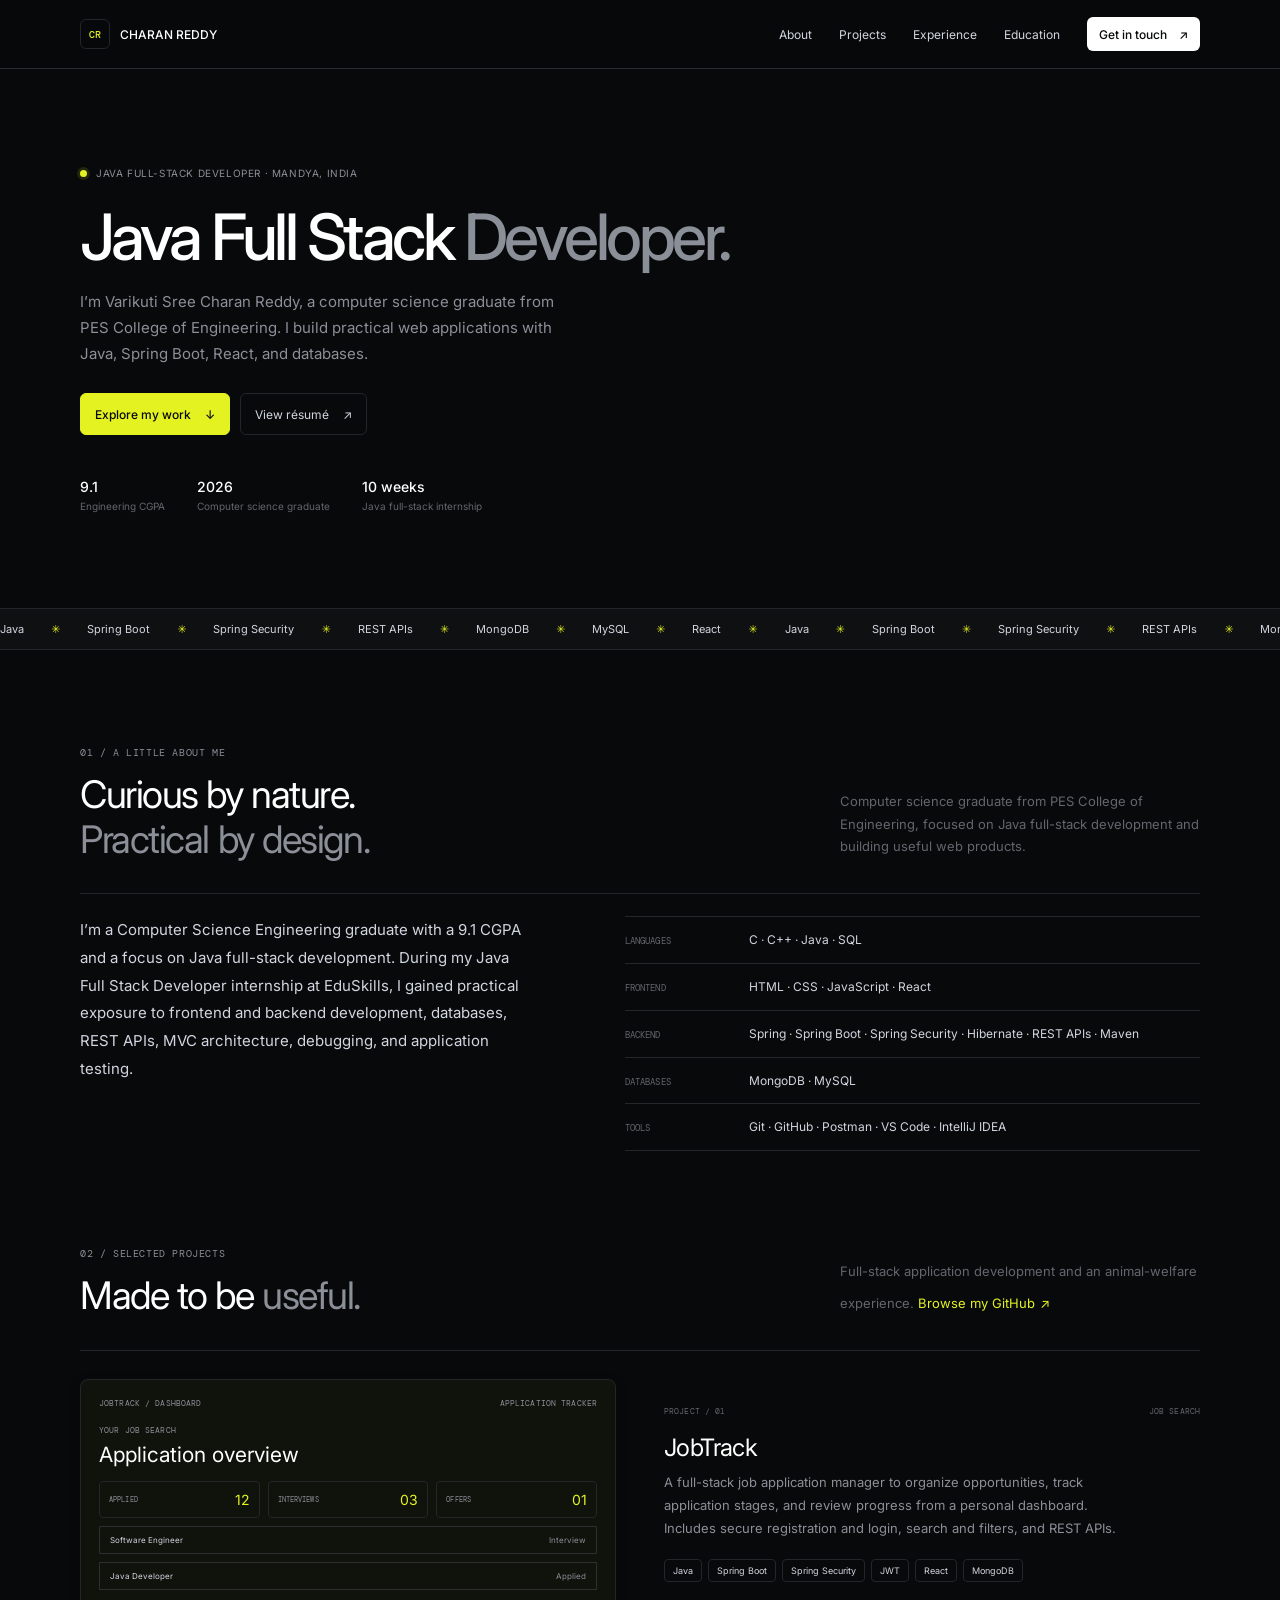
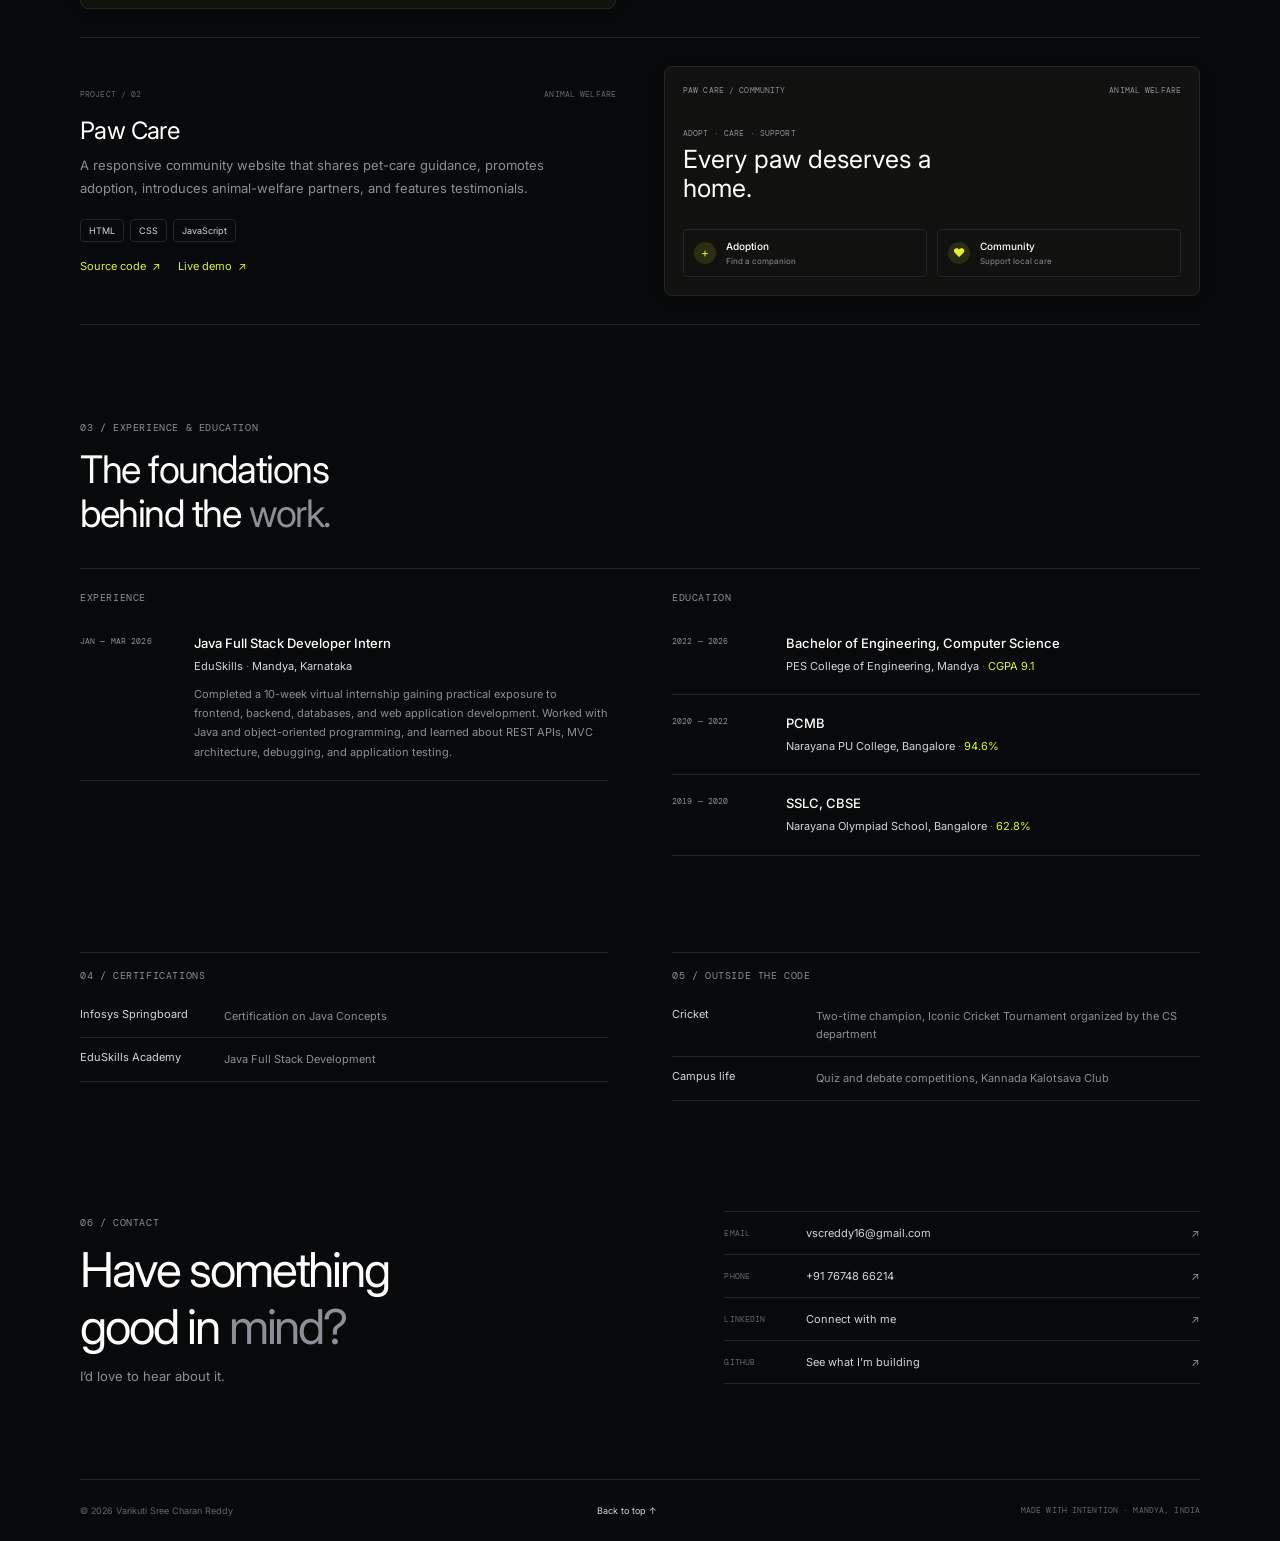
<file: index.html>
<!DOCTYPE html>
<html lang="en">
<head>
    <meta charset="UTF-8">
    <meta name="viewport" content="width=device-width, initial-scale=1.0">
    <meta name="theme-color" content="#08090a">
    <meta name="description" content="Varikuti Sree Charan Reddy is a Java full-stack developer and computer science graduate building practical web applications with Java, Spring Boot, React, and MongoDB.">
    <title>Varikuti Sree Charan Reddy | Portfolio</title>
    <link rel="preconnect" href="https://fonts.googleapis.com">
    <link rel="preconnect" href="https://fonts.gstatic.com" crossorigin>
    <link href="https://fonts.googleapis.com/css2?family=DM+Mono:wght@400;500&family=Inter:wght@400;500;600&display=swap" rel="stylesheet">
    <link rel="stylesheet" href="index.css">
    <script src="index.js" defer></script>
</head>
<body>
    <header class="site-header">
        <nav class="nav shell" aria-label="Main navigation">
            <a class="brand" href="#home" aria-label="Charan Reddy, home"><span class="brand-mark" aria-hidden="true">CR</span><span>CHARAN REDDY</span></a>
            <button class="menu-toggle" type="button" aria-label="Open navigation" aria-expanded="false" aria-controls="nav-links"><span></span><span></span></button>
            <div class="nav-links" id="nav-links">
                <a href="#about">About</a><a href="#projects">Projects</a><a href="#experience">Experience</a><a href="#education">Education</a>
                <a class="nav-contact" href="#contact">Get in touch <span aria-hidden="true">↗</span></a>
            </div>
        </nav>
    </header>

    <main>
        <section class="hero shell" id="home">
            <div class="hero-copy">
            <p class="eyebrow"><span class="status-dot" aria-hidden="true"></span> Java full-stack developer · Mandya, India</p>
            <h1>Java Full Stack <span>Developer.</span></h1>
            <p class="hero-intro">I’m Varikuti Sree Charan Reddy, a computer science graduate from PES College of Engineering. I build practical web applications with Java, Spring Boot, React, and databases.</p>
                <div class="hero-actions"><a class="button button-primary" href="#projects">Explore my work <span aria-hidden="true">↓</span></a><a class="button button-quiet" href="Charan-Reddy-Resume.pdf" target="_blank" rel="noopener">View résumé <span aria-hidden="true">↗</span></a></div>
                <div class="hero-facts" aria-label="At a glance">
                    <div><strong>9.1</strong><span>Engineering CGPA</span></div><div><strong>2026</strong><span>Computer science graduate</span></div><div><strong>10 weeks</strong><span>Java full-stack internship</span></div>
                </div>
            </div>
        </section>

        <div class="ticker" aria-label="Java, Spring Boot, Spring Security, REST APIs, MongoDB, MySQL, and React"><div class="ticker-track" aria-hidden="true"><span>Java</span><i>✳</i><span>Spring Boot</span><i>✳</i><span>Spring Security</span><i>✳</i><span>REST APIs</span><i>✳</i><span>MongoDB</span><i>✳</i><span>MySQL</span><i>✳</i><span>React</span><i>✳</i><span>Java</span><i>✳</i><span>Spring Boot</span><i>✳</i><span>Spring Security</span><i>✳</i><span>REST APIs</span><i>✳</i><span>MongoDB</span><i>✳</i><span>MySQL</span><i>✳</i><span>React</span><i>✳</i></div></div>

        <section class="section shell" id="about">
            <div class="section-heading"><div><p class="section-label mono">01 / A little about me</p><h2>Curious by nature.<br><span>Practical by design.</span></h2></div><p class="section-aside">Computer science graduate from PES College of Engineering, focused on Java full-stack development and building useful web products.</p></div>
            <div class="about-layout">
                <p class="about-copy">I’m a Computer Science Engineering graduate with a 9.1 CGPA and a focus on Java full-stack development. During my Java Full Stack Developer internship at EduSkills, I gained practical exposure to frontend and backend development, databases, REST APIs, MVC architecture, debugging, and application testing.</p>
                <div class="skill-list" aria-label="Technical skills">
                    <div class="skill-row"><span class="mono">LANGUAGES</span><p>C · C++ · Java · SQL</p></div>
                    <div class="skill-row"><span class="mono">FRONTEND</span><p>HTML · CSS · JavaScript · React</p></div>
                    <div class="skill-row"><span class="mono">BACKEND</span><p>Spring · Spring Boot · Spring Security · Hibernate · REST APIs · Maven</p></div>
                    <div class="skill-row"><span class="mono">DATABASES</span><p>MongoDB · MySQL</p></div>
                    <div class="skill-row"><span class="mono">TOOLS</span><p>Git · GitHub · Postman · VS Code · IntelliJ IDEA</p></div>
                </div>
            </div>
        </section>

        <section class="section shell" id="projects">
            <div class="section-heading"><div><p class="section-label mono">02 / Selected projects</p><h2>Made to be <span>useful.</span></h2></div><p class="section-aside">Full-stack application development and an animal-welfare experience. <a class="text-link" href="https://github.com/CharanReddy16474" target="_blank" rel="noopener noreferrer">Browse my GitHub <span aria-hidden="true">↗</span></a></p></div>
            <div class="project-list">
                <article class="project">
                    <div class="project-art art-jobtrack" aria-hidden="true"><div class="mock-top mono"><span>JOBTRACK / DASHBOARD</span><span>APPLICATION TRACKER</span></div><div class="tracker-title"><span class="mono">YOUR JOB SEARCH</span><strong>Application overview</strong></div><div class="tracker-stats"><div><span class="mono">APPLIED</span><strong>12</strong></div><div><span class="mono">INTERVIEWS</span><strong>03</strong></div><div><span class="mono">OFFERS</span><strong>01</strong></div></div><div class="tracker-row"><span>Software Engineer</span><span>Interview</span></div><div class="tracker-row"><span>Java Developer</span><span>Applied</span></div></div>
                    <div class="project-info"><div class="project-meta mono"><span>PROJECT / 01</span><span>JOB SEARCH</span></div><h3>JobTrack</h3><p>A full-stack job application manager to organize opportunities, track application stages, and review progress from a personal dashboard. Includes secure registration and login, search and filters, and REST APIs.</p><div class="tags"><span>Java</span><span>Spring Boot</span><span>Spring Security</span><span>JWT</span><span>React</span><span>MongoDB</span></div></div>
                </article>
                <article class="project">
                    <div class="project-art art-pawcare" aria-hidden="true"><div class="mock-top mono"><span>PAW CARE / COMMUNITY</span><span>ANIMAL WELFARE</span></div><div class="pawcare-title"><span class="mono">ADOPT · CARE · SUPPORT</span><strong>Every paw deserves a home.</strong></div><div class="pawcare-cards"><div><span class="paw-icon">+</span><strong>Adoption</strong><span>Find a companion</span></div><div><span class="paw-icon">♥</span><strong>Community</strong><span>Support local care</span></div></div></div>
                    <div class="project-info"><div class="project-meta mono"><span>PROJECT / 02</span><span>ANIMAL WELFARE</span></div><h3>Paw Care</h3><p>A responsive community website that shares pet-care guidance, promotes adoption, introduces animal-welfare partners, and features testimonials.</p><div class="tags"><span>HTML</span><span>CSS</span><span>JavaScript</span></div><div class="project-links"><a href="https://github.com/CharanReddy16474/Paw-Care" target="_blank" rel="noopener noreferrer">Source code <span aria-hidden="true">↗</span></a><a href="https://charanreddy16474.github.io/Paw-Care/" target="_blank" rel="noopener noreferrer">Live demo <span aria-hidden="true">↗</span></a></div></div>
                </article>
            </div>
        </section>

        <section class="section shell history" id="experience">
            <div class="section-heading"><div><p class="section-label mono">03 / Experience &amp; education</p><h2>The foundations<br>behind the <span>work.</span></h2></div></div>
            <div class="history-columns">
                <div class="history-group"><p class="section-label mono">Experience</p><article class="timeline-item"><time class="mono" datetime="2026-01">JAN — MAR 2026</time><div><h3>Java Full Stack Developer Intern</h3><p class="timeline-place">EduSkills <span>·</span> Mandya, Karnataka</p><p>Completed a 10-week virtual internship gaining practical exposure to frontend, backend, databases, and web application development. Worked with Java and object-oriented programming, and learned about REST APIs, MVC architecture, debugging, and application testing.</p></div></article></div>
                <div class="history-group" id="education"><p class="section-label mono">Education</p><article class="timeline-item"><time class="mono">2022 — 2026</time><div><h3>Bachelor of Engineering, Computer Science</h3><p class="timeline-place">PES College of Engineering, Mandya <span>·</span> <strong>CGPA 9.1</strong></p></div></article><article class="timeline-item"><time class="mono">2020 — 2022</time><div><h3>PCMB</h3><p class="timeline-place">Narayana PU College, Bangalore <span>·</span> <strong>94.6%</strong></p></div></article><article class="timeline-item"><time class="mono">2019 — 2020</time><div><h3>SSLC, CBSE</h3><p class="timeline-place">Narayana Olympiad School, Bangalore <span>·</span> <strong>62.8%</strong></p></div></article></div>
            </div>
        </section>

        <section class="section shell extras">
            <div class="extra-block"><p class="section-label mono">04 / Certifications</p><div class="extra-row"><span>Infosys Springboard</span><p>Certification on Java Concepts</p></div><div class="extra-row"><span>EduSkills Academy</span><p>Java Full Stack Development</p></div></div>
            <div class="extra-block"><p class="section-label mono">05 / Outside the code</p><div class="extra-row"><span>Cricket</span><p>Two-time champion, Iconic Cricket Tournament organized by the CS department</p></div><div class="extra-row"><span>Campus life</span><p>Quiz and debate competitions, Kannada Kalotsava Club</p></div></div>
        </section>

        <section class="contact shell" id="contact"><div><p class="section-label mono">06 / Contact</p><h2>Have something<br>good in <span>mind?</span></h2><p class="contact-intro">I’d love to hear about it.</p></div><div class="contact-details"><a href="mailto:vscreddy16@gmail.com"><span class="contact-label mono">EMAIL</span><span>vscreddy16@gmail.com</span><span class="contact-arrow" aria-hidden="true">↗</span></a><a href="tel:+917674866214"><span class="contact-label mono">PHONE</span><span>+91 76748 66214</span><span class="contact-arrow" aria-hidden="true">↗</span></a><a href="https://www.linkedin.com/in/charan-reddy-2b8821266/" target="_blank" rel="noopener noreferrer"><span class="contact-label mono">LINKEDIN</span><span>Connect with me</span><span class="contact-arrow" aria-hidden="true">↗</span></a><a href="https://github.com/CharanReddy16474" target="_blank" rel="noopener noreferrer"><span class="contact-label mono">GITHUB</span><span>See what I’m building</span><span class="contact-arrow" aria-hidden="true">↗</span></a></div></section>
    </main>
    <footer class="footer shell"><span>© <span id="year">2026</span> Varikuti Sree Charan Reddy</span><a href="#home">Back to top ↑</a><span class="mono">MADE WITH INTENTION · MANDYA, INDIA</span></footer>
</body>
</html>
</file>
<file: index.css>
:root {
    color-scheme: dark;
    --void: #08090a;
    --carbon: #0f1011;
    --obsidian: #161718;
    --graphite: #23252a;
    --smoke: #383b3f;
    --ash: #62666d;
    --fog: #8a8f98;
    --mist: #d0d6e0;
    --paper: #ffffff;
    --lime: #e4f222;
    --green: #27a644;
    --sans: "Inter", ui-sans-serif, system-ui, -apple-system, BlinkMacSystemFont, "Segoe UI", sans-serif;
    --mono: "DM Mono", ui-monospace, SFMono-Regular, Consolas, monospace;
    --page: 1120px;
}

*, *::before, *::after { box-sizing: border-box; }
html { scroll-behavior: smooth; scroll-padding-top: 84px; }
body { margin: 0; background: var(--void); color: var(--paper); font-family: var(--sans); font-size: 15px; font-weight: 400; -webkit-font-smoothing: antialiased; }
body, button, a { -webkit-tap-highlight-color: transparent; }
a { color: inherit; text-decoration: none; }
button { color: inherit; font: inherit; }
::selection { color: var(--void); background: var(--lime); }
.shell { width: min(var(--page), calc(100% - 64px)); margin-inline: auto; }
.mono { font-family: var(--mono); font-weight: 400; letter-spacing: .015em; }
.site-header { position: sticky; z-index: 10; top: 0; border-bottom: 1px solid rgba(56, 59, 63, .72); background: rgba(8, 9, 10, .93); backdrop-filter: blur(14px); }
.nav { display: flex; min-height: 68px; align-items: center; justify-content: space-between; gap: 24px; }
.brand { display: inline-flex; min-width: 185px; align-items: center; gap: 10px; color: var(--paper); font-size: 12px; font-weight: 500; }
.brand-mark { display: grid; width: 30px; height: 30px; place-items: center; border: 1px solid var(--graphite); border-radius: 6px; color: var(--lime); font-family: var(--mono); font-size: 10px; }
.nav-links { display: flex; align-items: center; gap: 27px; }
.nav-links > a { color: var(--mist); font-size: 12px; transition: color .18s ease; }
.nav-links > a:hover, .nav-links > a:focus-visible, .footer a:hover { color: var(--lime); }
.nav-links .nav-contact { display: inline-flex; min-height: 34px; align-items: center; gap: 12px; padding: 0 12px; border-radius: 6px; background: var(--paper); color: var(--void); font-weight: 500; }
.nav-links .nav-contact:hover, .nav-links .nav-contact:focus-visible { background: var(--lime); color: var(--void); }
.menu-toggle { display: none; }

.hero { display: flex; min-height: 520px; align-items: center; padding-block: 64px 72px; }
.hero-copy { max-width: 780px; padding-block: 24px; }
.eyebrow, .section-label { color: var(--fog); font-size: 10px; letter-spacing: .06em; text-transform: uppercase; }
.eyebrow { display: flex; align-items: center; gap: 9px; }
.status-dot { width: 7px; height: 7px; border-radius: 50%; background: var(--lime); box-shadow: 0 0 0 3px rgba(228, 242, 34, .12); }
h1 { max-width: 760px; margin: 25px 0 18px; font-size: 64px; font-weight: 500; letter-spacing: -.055em; line-height: 1.04; }
h1 span, h2 span { color: var(--fog); }
.hero-intro { max-width: 495px; margin: 0; color: var(--fog); font-size: 15px; line-height: 1.75; }
.hero-actions { display: flex; flex-wrap: wrap; gap: 10px; margin-top: 26px; }
.button { display: inline-flex; min-height: 42px; align-items: center; justify-content: center; gap: 14px; padding: 0 14px; border: 1px solid var(--graphite); border-radius: 6px; color: var(--mist); font-size: 12px; transition: background .18s ease, border-color .18s ease, color .18s ease, transform .18s ease; }
.button:hover { transform: translateY(-2px); border-color: var(--fog); }
.button-primary { border-color: var(--lime); background: var(--lime); color: var(--void); font-weight: 500; }
.button-primary:hover { border-color: #eff96c; background: #eff96c; }
.button-quiet:hover { color: var(--paper); }
.hero-facts { display: flex; flex-wrap: wrap; gap: 22px 32px; margin-top: 43px; }
.hero-facts div { display: grid; gap: 5px; }
.hero-facts strong { font-size: 14px; font-weight: 500; }
.hero-facts span { color: var(--ash); font-size: 10px; }
.ticker { overflow: hidden; border-block: 1px solid var(--graphite); background: var(--carbon); }
.ticker-track { display: flex; width: max-content; align-items: center; gap: 27px; padding: 13px 0; animation: marquee 34s linear infinite; }
.ticker-track span { color: var(--mist); font-size: 11px; }
.ticker-track i { color: var(--lime); font-size: 11px; font-style: normal; }
@keyframes marquee { to { transform: translateX(-50%); } }

.section { padding-top: 96px; }
.section-heading { display: flex; align-items: end; justify-content: space-between; gap: 35px; margin-bottom: 32px; }
.section-label { margin: 0 0 13px; color: var(--fog); }
h2 { margin: 0; font-size: 38px; font-weight: 400; letter-spacing: -.038em; line-height: 1.17; }
.section-aside { max-width: 360px; margin: 0 0 3px; color: var(--ash); font-size: 13px; line-height: 1.75; }
.text-link { display: inline-flex; align-items: center; gap: 5px; margin-top: 9px; color: var(--lime); }
.text-link:hover, .text-link:focus-visible { color: var(--paper); }
.about-layout { display: grid; grid-template-columns: .9fr 1.1fr; gap: 74px; padding-top: 22px; border-top: 1px solid var(--graphite); }
.about-copy { max-width: 450px; margin: 0; color: var(--mist); font-size: 15px; line-height: 1.85; }
.skill-list { border-top: 1px solid rgba(56, 59, 63, .6); }
.skill-row { display: grid; grid-template-columns: 112px 1fr; align-items: baseline; gap: 12px; padding: 13px 0; border-bottom: 1px solid rgba(56, 59, 63, .6); }
.skill-row > span { color: var(--ash); font-size: 9px; }
.skill-row p { margin: 0; color: var(--mist); font-size: 12px; line-height: 1.65; }

.project-list { border-top: 1px solid var(--graphite); }
.project { display: grid; grid-template-columns: 1fr 1fr; align-items: center; gap: 48px; padding: 28px 0; border-bottom: 1px solid var(--graphite); }
.project-art { position: relative; display: flex; min-height: 230px; flex-direction: column; justify-content: space-between; padding: 18px; overflow: hidden; border: 1px solid var(--graphite); border-radius: 8px; background: var(--carbon); box-shadow: 0 3px 12px rgba(0, 0, 0, .22); }
@media (hover: hover) and (prefers-reduced-motion: no-preference) {
    .project-art { transition: transform .22s ease, border-color .22s ease, box-shadow .22s ease; }
    .project-art:hover { z-index: 1; transform: scale(1.035); border-color: rgba(160, 186, 255, .62); box-shadow: 0 3px 12px rgba(0, 0, 0, .22), 0 0 0 1px rgba(160, 186, 255, .16); }
}
.project:nth-child(even) .project-art { order: 2; }
.art-expense { background: #10120c; }
.art-campus { background: #101113; }
.art-events { background: #11100f; }
.art-jobtrack { background: #10120c; }
.art-pawcare { background: #11120f; }
.tracker-title, .pawcare-title { display: grid; gap: 7px; margin-top: 16px; }
.tracker-title > span, .pawcare-title > span { color: var(--fog); font-size: 8px; }
.tracker-title strong { font-size: 21px; font-weight: 400; }
.tracker-stats { display: grid; grid-template-columns: repeat(3, 1fr); gap: 8px; margin-top: 13px; }
.tracker-stats div { display: flex; align-items: center; justify-content: space-between; gap: 6px; padding: 9px; border: 1px solid var(--graphite); border-radius: 4px; }
.tracker-stats span { color: var(--fog); font-size: 7px; }
.tracker-stats strong { color: var(--lime); font-size: 14px; font-weight: 400; }
.tracker-row { display: flex; justify-content: space-between; gap: 10px; margin-top: 7px; padding: 8px 10px; border: 1px solid rgba(56, 59, 63, .72); color: var(--mist); font-size: 8px; }
.tracker-row span:last-child { color: var(--fog); }
.pawcare-title { margin-top: 25px; }
.pawcare-title strong { max-width: 310px; font-size: 25px; font-weight: 400; line-height: 1.15; }
.pawcare-cards { display: grid; grid-template-columns: 1fr 1fr; gap: 10px; margin-top: 18px; }
.pawcare-cards > div { display: grid; grid-template-columns: 24px 1fr; align-items: center; gap: 4px 8px; padding: 10px; border: 1px solid var(--graphite); border-radius: 4px; }
.paw-icon { display: grid; width: 22px; height: 22px; place-items: center; grid-row: span 2; border-radius: 50%; background: rgba(228, 242, 34, .12); color: var(--lime); font-size: 12px; }
.pawcare-cards strong { font-size: 10px; font-weight: 500; }
.pawcare-cards > div > span:last-child { color: var(--fog); font-size: 8px; }
.mock-top, .project-meta { display: flex; justify-content: space-between; gap: 12px; color: var(--fog); font-size: 8px; }
.mock-total { display: grid; gap: 7px; margin-top: 22px; }
.mock-total > span:first-child { color: var(--fog); font-size: 8px; }
.mock-total strong { font-size: 27px; font-weight: 400; letter-spacing: -.04em; }
.mock-change { color: #a4c875; font-size: 9px; }
.chart { display: flex; height: 61px; align-items: end; gap: 8px; margin-top: 14px; border-bottom: 1px solid var(--graphite); background-image: linear-gradient(rgba(56, 59, 63, .22) 1px, transparent 1px); background-size: 100% 20px; }
.chart i { flex: 1; border-radius: 2px 2px 0 0; background: rgba(228, 242, 34, .62); }
.chart i:nth-child(1) { height: 28%; }.chart i:nth-child(2) { height: 43%; }.chart i:nth-child(3) { height: 35%; }.chart i:nth-child(4) { height: 54%; }.chart i:nth-child(5) { height: 42%; }.chart i:nth-child(6) { height: 70%; }.chart i:nth-child(7) { height: 51%; }.chart i:nth-child(8) { height: 62%; }.chart i:nth-child(9) { height: 46%; }.chart i:nth-child(10) { height: 78%; }.chart i:nth-child(11) { height: 59%; }.chart i:nth-child(12) { height: 88%; }
.mock-legend { display: flex; gap: 16px; padding-top: 11px; color: var(--fog); font-size: 8px; }
.mock-legend span::before { display: inline-block; width: 5px; height: 5px; margin-right: 5px; border-radius: 50%; background: var(--lime); content: ""; vertical-align: 1px; }
.mock-legend span:nth-child(2)::before { background: var(--smoke); }
.mock-legend span:nth-child(3)::before { background: #8a8f98; }
.campus-title { display: grid; gap: 5px; margin-top: 21px; color: var(--paper); font-size: 17px; }
.campus-title span { color: var(--fog); font-size: 9px; }
.campus-stats { display: grid; grid-template-columns: repeat(3, 1fr); gap: 8px; margin-top: 15px; }
.campus-stats div { display: grid; gap: 10px; padding: 10px; border: 1px solid var(--graphite); border-radius: 4px; background: rgba(255, 255, 255, .015); }
.campus-stats span { color: var(--fog); font-size: 7px; }
.campus-stats strong { font-size: 18px; font-weight: 400; }
.campus-bars { display: flex; height: 24px; align-items: end; gap: 5px; margin-top: 13px; }
.campus-bars i { flex: 1; height: 40%; background: #62666d; }
.campus-bars i:nth-child(3n) { height: 82%; background: var(--lime); }.campus-bars i:nth-child(2n) { height: 60%; }
.event-feature { display: grid; grid-template-columns: 47px 1fr 24px; align-items: center; gap: 13px; margin-top: 23px; padding: 13px; border: 1px solid var(--graphite); border-radius: 5px; background: rgba(255, 255, 255, .015); }
.event-secondary { margin-top: 10px; }
.event-date { color: var(--lime); font-size: 17px; line-height: 1.05; }
.event-date span { color: var(--fog); font-size: 8px; }
.event-lines { display: grid; gap: 6px; }
.event-lines i { height: 4px; border-radius: 3px; background: var(--smoke); }
.event-lines i:first-child { width: 76%; height: 6px; background: var(--mist); }
.event-lines i:nth-child(2) { width: 91%; }.event-lines i:nth-child(3) { width: 54%; }
.event-lines span { margin-top: 2px; color: var(--fog); font-size: 7px; }
.event-arrow { color: var(--fog); font-size: 13px; }
.project-info { padding-block: 7px; }
.project-meta { color: var(--ash); }
.project-info h3 { margin: 17px 0 9px; font-size: 24px; font-weight: 400; letter-spacing: -.025em; }
.project-info > p { max-width: 475px; margin: 0; color: var(--fog); font-size: 13px; line-height: 1.8; }
.tags { display: flex; flex-wrap: wrap; gap: 6px; margin-top: 18px; }
.tags span { padding: 5px 8px; border: 1px solid var(--graphite); border-radius: 4px; color: var(--mist); font-size: 9px; }
.project-links { display: flex; flex-wrap: wrap; gap: 17px; margin-top: 17px; }
.project-links a { display: inline-flex; align-items: center; gap: 6px; color: var(--lime); font-size: 11px; transition: color .18s ease; }
.project-links a:hover, .project-links a:focus-visible { color: var(--paper); }

.history { padding-bottom: 0; }
.history-columns { display: grid; grid-template-columns: 1fr 1fr; gap: 64px; padding-top: 22px; border-top: 1px solid var(--graphite); }
.history-group > .section-label { margin-bottom: 11px; }
.timeline-item { display: grid; grid-template-columns: 100px 1fr; gap: 14px; padding: 18px 0; border-bottom: 1px solid var(--graphite); }
.timeline-item > time { padding-top: 3px; color: var(--fog); font-size: 8px; }
.timeline-item h3 { margin: 0; color: var(--paper); font-size: 13px; font-weight: 500; line-height: 1.55; }
.timeline-item p { margin: 9px 0 0; color: var(--fog); font-size: 11px; line-height: 1.75; }
.timeline-item .timeline-place { margin-top: 4px; color: var(--mist); }
.timeline-place span { color: var(--ash); }
.timeline-place strong { color: var(--lime); font-weight: 400; }
.extras { display: grid; grid-template-columns: 1fr 1fr; gap: 64px; }
.extra-block { border-top: 1px solid var(--graphite); }
.extra-block > .section-label { padding-top: 16px; }
.extra-row { display: grid; grid-template-columns: 130px 1fr; gap: 14px; padding: 12px 0; border-bottom: 1px solid var(--graphite); }
.extra-row > span { color: var(--mist); font-size: 11px; }
.extra-row p { margin: 0; color: var(--fog); font-size: 11px; line-height: 1.7; }

.contact { display: grid; grid-template-columns: 1fr .8fr; align-items: end; gap: 50px; padding-block: 110px 95px; }
.contact h2 { font-size: 48px; letter-spacing: -.045em; }
.contact-intro { margin: 13px 0 0; color: var(--fog); font-size: 13px; }
.contact-details { border-top: 1px solid var(--graphite); }
.contact-details a { display: grid; grid-template-columns: 72px 1fr 18px; align-items: center; gap: 10px; padding: 14px 0; border-bottom: 1px solid var(--graphite); color: var(--mist); font-size: 11px; }
.contact-label { color: var(--ash); font-size: 8px; }
.contact-arrow { color: var(--fog); text-align: right; transition: color .18s ease, transform .18s ease; }
.contact-details a:hover .contact-arrow { color: var(--lime); transform: translate(2px, -2px); }
.footer { display: flex; min-height: 62px; align-items: center; justify-content: space-between; gap: 20px; border-top: 1px solid var(--graphite); color: var(--ash); font-size: 9px; }
.footer a { color: var(--mist); transition: color .18s ease; }
.footer .mono { font-size: 8px; }

.js .reveal { opacity: 0; transform: translateY(12px); transition: opacity .55s ease, transform .55s ease; }
.js .reveal.is-visible { opacity: 1; transform: translateY(0); }

@media (max-width: 850px) {
    .shell { width: calc(100% - 48px); }
    .hero { min-height: 470px; }
    h1 { font-size: 52px; }
    .project { gap: 28px; }
    .history-columns, .extras { gap: 34px; }
}

@media (max-width: 620px) {
    html { scroll-padding-top: 70px; }
    .shell { width: calc(100% - 36px); }
    .nav { min-height: 60px; }
    .brand { min-width: 0; }
    .menu-toggle { display: grid; width: 38px; height: 38px; align-content: center; justify-items: center; gap: 5px; border: 1px solid var(--graphite); border-radius: 6px; background: transparent; cursor: pointer; }
    .menu-toggle span { width: 15px; height: 1px; background: var(--mist); transition: transform .18s ease; }
    .menu-toggle[aria-expanded="true"] span:first-child { transform: translateY(3px) rotate(45deg); }
    .menu-toggle[aria-expanded="true"] span:last-child { transform: translateY(-3px) rotate(-45deg); }
    .nav-links { position: absolute; top: 59px; right: 0; left: 0; display: none; align-items: stretch; gap: 0; padding: 7px 18px 15px; border-bottom: 1px solid var(--graphite); background: var(--void); }
    .nav-links.open { display: flex; flex-direction: column; }
    .nav-links > a { padding: 12px 0; border-bottom: 1px solid rgba(56, 59, 63, .55); }
    .nav-links .nav-contact { justify-content: space-between; align-self: flex-start; margin-top: 10px; padding: 9px 12px; border-bottom: 0; }
    .hero { min-height: auto; padding-block: 55px 48px; }
    h1 { max-width: 460px; margin-top: 22px; font-size: 48px; }
    .hero-intro { font-size: 14px; }
    .hero-facts { gap: 17px 25px; margin-top: 30px; }
    .hero-facts span { max-width: 112px; line-height: 1.5; }
    .ticker-track { gap: 20px; }
    .section { padding-top: 72px; }
    .section-heading { display: block; margin-bottom: 23px; }
    h2 { font-size: 32px; }
    .section-aside { margin-top: 12px; font-size: 12px; }
    .about-layout, .history-columns, .extras { grid-template-columns: 1fr; gap: 26px; }
    .about-layout { padding-top: 18px; }
    .about-copy { font-size: 14px; }
    .skill-row { grid-template-columns: 88px 1fr; gap: 9px; }
    .skill-row p { font-size: 11px; }
    .project { grid-template-columns: 1fr; gap: 15px; padding-block: 19px; }
    .project:nth-child(even) .project-art { order: initial; }
    .project-art { min-height: 215px; }
    .project-info { padding: 3px 0 9px; }
    .project-info h3 { margin-top: 12px; font-size: 21px; }
    .project-info > p { font-size: 12px; }
    .history-columns { padding-top: 18px; }
    .timeline-item { grid-template-columns: 86px 1fr; gap: 10px; }
    .timeline-item > time { font-size: 7px; }
    .extras { gap: 25px; }
    .extra-row { grid-template-columns: 105px 1fr; gap: 9px; }
    .contact { grid-template-columns: 1fr; gap: 25px; padding-block: 78px 66px; }
    .contact h2 { font-size: 40px; }
    .contact-details a { grid-template-columns: 65px 1fr 18px; }
    .footer { flex-wrap: wrap; justify-content: flex-start; gap: 8px 18px; padding-block: 16px; }
    .footer .mono { width: 100%; }
}

@media (prefers-reduced-motion: reduce) {
    *, *::before, *::after { scroll-behavior: auto !important; animation-duration: .01ms !important; animation-iteration-count: 1 !important; transition-duration: .01ms !important; }
    .js .reveal { opacity: 1; transform: none; }
}
</file>
